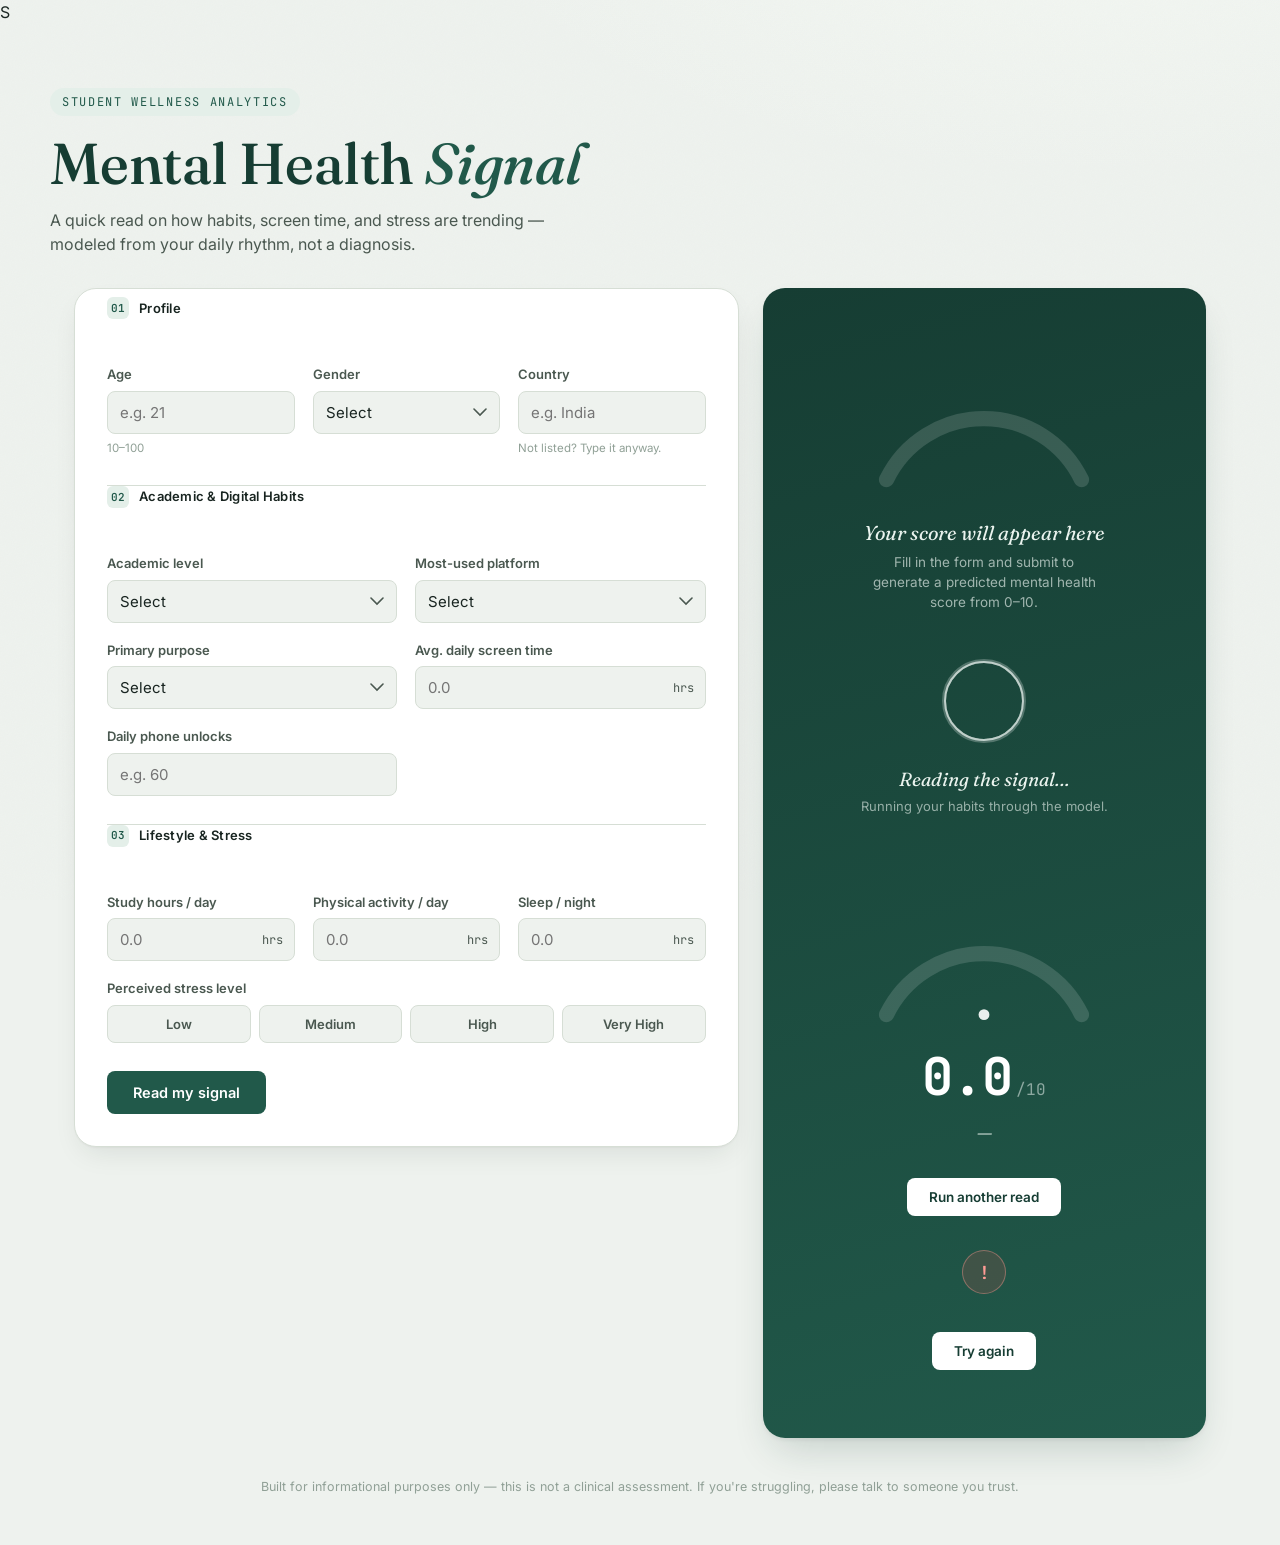
<file: index.html>
<!DOCTYPE html>
<html lang="en">
<head>
<meta charset="UTF-8" />
<meta name="viewport" content="width=device-width, initial-scale=1.0" />
<title>Mental Health Signal — Student Wellness Analytics</title>
<link rel="preconnect" href="https://fonts.googleapis.com">
<link rel="preconnect" href="https://fonts.gstatic.com" crossorigin>
<link href="https://fonts.googleapis.com/css2?family=Fraunces:ital,opsz,wght@0,9..144,400;0,9..144,500;0,9..144,600;1,9..144,500&family=Inter:wght@400;500;600;700&family=JetBrains+Mono:wght@400;500;700&display=swap" rel="stylesheet">
<link rel="stylesheet" href="style.css" />
</head>S
<body>

<div class="noise-overlay" aria-hidden="true"></div>

<header class="site-header">
  <div class="header-inner">
    <span class="eyebrow">Student Wellness Analytics</span>
    <h1 class="title">Mental Health <em>Signal</em></h1>
    <p class="subtitle">A quick read on how habits, screen time, and stress are trending — modeled from your daily rhythm, not a diagnosis.</p>
  </div>
</header>

<main class="layout">

  <!-- FORM PANEL -->
  <section class="panel form-panel" aria-labelledby="form-heading">
    <form id="predict-form" novalidate>

      <fieldset class="group">
        <legend><span class="legend-index">01</span> Profile</legend>
        <div class="grid grid-3">
          <div class="field">
            <label for="age">Age</label>
            <input type="number" id="age" name="age" min="10" max="100" step="1" required placeholder="e.g. 21" />
            <span class="hint">10–100</span>
            <span class="error-msg" data-for="age"></span>
          </div>
          <div class="field">
            <label for="gender">Gender</label>
            <select id="gender" name="gender" required>
              <option value="" disabled selected hidden>Select</option>
              <option value="Male">Male</option>
              <option value="Female">Female</option>
            </select>
            <span class="error-msg" data-for="gender"></span>
          </div>
          <div class="field">
            <label for="country">Country</label>
            <input type="text" id="country" name="country" list="country-list" required placeholder="e.g. India" autocomplete="off" />
            <datalist id="country-list">
              <option value="India"></option>
              <option value="USA"></option>
              <option value="Canada"></option>
              <option value="Australia"></option>
              <option value="UK"></option>
              <option value="Germany"></option>
              <option value="Mexico"></option>
              <option value="Turkey"></option>
              <option value="France"></option>
            </datalist>
            <span class="hint">Not listed? Type it anyway.</span>
            <span class="error-msg" data-for="country"></span>
          </div>
        </div>
      </fieldset>

      <fieldset class="group">
        <legend><span class="legend-index">02</span> Academic &amp; Digital Habits</legend>
        <div class="grid grid-2">
          <div class="field">
            <label for="academic_level">Academic level</label>
            <select id="academic_level" name="academic_level" required>
              <option value="" disabled selected hidden>Select</option>
              <option value="High School">High School</option>
              <option value="Undergraduate">Undergraduate</option>
              <option value="Graduate">Graduate</option>
            </select>
            <span class="error-msg" data-for="academic_level"></span>
          </div>
          <div class="field">
            <label for="most_used_platform">Most-used platform</label>
            <select id="most_used_platform" name="most_used_platform" required>
              <option value="" disabled selected hidden>Select</option>
              <option value="Facebook">Facebook</option>
              <option value="Instagram">Instagram</option>
              <option value="Snapchat">Snapchat</option>
              <option value="Twitter">Twitter</option>
              <option value="YouTube">YouTube</option>
              <option value="TikTok">TikTok</option>
              <option value="LinkedIn">LinkedIn</option>
              <option value="LINE">LINE</option>
              <option value="KakaoTalk">KakaoTalk</option>
              <option value="VKontakte">VKontakte</option>
              <option value="WhatsApp">WhatsApp</option>
              <option value="WeChat">WeChat</option>
            </select>
            <span class="error-msg" data-for="most_used_platform"></span>
          </div>
          <div class="field">
            <label for="purpose_of_use">Primary purpose</label>
            <select id="purpose_of_use" name="purpose_of_use" required>
              <option value="" disabled selected hidden>Select</option>
              <option value="Networking">Networking</option>
              <option value="Education">Education</option>
              <option value="Entertainment">Entertainment</option>
              <option value="News">News</option>
            </select>
            <span class="error-msg" data-for="purpose_of_use"></span>
          </div>
          <div class="field">
            <label for="avg_daily_usage_hours">Avg. daily screen time</label>
            <div class="unit-input">
              <input type="number" id="avg_daily_usage_hours" name="avg_daily_usage_hours" min="0" max="24" step="0.1" required placeholder="0.0" />
              <span class="unit">hrs</span>
            </div>
            <span class="error-msg" data-for="avg_daily_usage_hours"></span>
          </div>
          <div class="field">
            <label for="daily_unlocks">Daily phone unlocks</label>
            <input type="number" id="daily_unlocks" name="daily_unlocks" min="0" step="1" required placeholder="e.g. 60" />
            <span class="error-msg" data-for="daily_unlocks"></span>
          </div>
        </div>
      </fieldset>

      <fieldset class="group">
        <legend><span class="legend-index">03</span> Lifestyle &amp; Stress</legend>
        <div class="grid grid-3">
          <div class="field">
            <label for="study_hours">Study hours / day</label>
            <div class="unit-input">
              <input type="number" id="study_hours" name="study_hours" min="0" max="24" step="0.1" required placeholder="0.0" />
              <span class="unit">hrs</span>
            </div>
            <span class="error-msg" data-for="study_hours"></span>
          </div>
          <div class="field">
            <label for="physical_activity_hours">Physical activity / day</label>
            <div class="unit-input">
              <input type="number" id="physical_activity_hours" name="physical_activity_hours" min="0" max="24" step="0.1" required placeholder="0.0" />
              <span class="unit">hrs</span>
            </div>
            <span class="error-msg" data-for="physical_activity_hours"></span>
          </div>
          <div class="field">
            <label for="sleep_hours_per_night">Sleep / night</label>
            <div class="unit-input">
              <input type="number" id="sleep_hours_per_night" name="sleep_hours_per_night" min="0" max="24" step="0.1" required placeholder="0.0" />
              <span class="unit">hrs</span>
            </div>
            <span class="error-msg" data-for="sleep_hours_per_night"></span>
          </div>
          <div class="field field-span">
            <label for="stress_level">Perceived stress level</label>
            <div class="segmented" id="stress_level_group" data-name="stress_level">
              <button type="button" class="seg-btn" data-value="Low">Low</button>
              <button type="button" class="seg-btn" data-value="Medium">Medium</button>
              <button type="button" class="seg-btn" data-value="High">High</button>
              <button type="button" class="seg-btn" data-value="Very High">Very High</button>
            </div>
            <input type="hidden" id="stress_level" name="stress_level" required />
            <span class="error-msg" data-for="stress_level"></span>
          </div>
        </div>
      </fieldset>

      <div class="form-footer">
        <button type="submit" class="submit-btn" id="submit-btn">
          <span class="btn-label">Read my signal</span>
          <span class="btn-spinner" aria-hidden="true"></span>
        </button>
      </div>
    </form>
  </section>

  <!-- RESULT PANEL -->
  <aside class="panel result-panel" aria-live="polite">
    <div class="result-inner" id="result-inner">

      <div class="state state-idle" id="state-idle">
        <svg class="gauge gauge-idle" viewBox="0 0 240 160" aria-hidden="true">
          <path class="gauge-track" d="M 30 140 A 100 100 0 0 1 210 140" />
          <g class="gauge-ticks"></g>
        </svg>
        <p class="idle-label">Your score will appear here</p>
        <p class="idle-copy">Fill in the form and submit to generate a predicted mental health score from 0–10.</p>
      </div>

      <div class="state state-loading" id="state-loading" hidden>
        <div class="pulse-ring"></div>
        <p class="loading-label">Reading the signal…</p>
        <p class="loading-copy">Running your habits through the model.</p>
      </div>

      <div class="state state-result" id="state-result" hidden>
        <svg class="gauge gauge-result" viewBox="0 0 240 160" aria-hidden="true">
          <defs>
            <linearGradient id="gaugeGradient" x1="0%" y1="0%" x2="100%" y2="0%">
              <stop offset="0%" stop-color="#D9534F"/>
              <stop offset="45%" stop-color="#E3B341"/>
              <stop offset="100%" stop-color="#4C9A78"/>
            </linearGradient>
          </defs>
          <path class="gauge-track" d="M 30 140 A 100 100 0 0 1 210 140" />
          <path class="gauge-fill" id="gauge-fill" d="M 30 140 A 100 100 0 0 1 210 140" />
          <g class="gauge-ticks"></g>
          <circle class="gauge-needle-hub" cx="120" cy="140" r="5" />
        </svg>
        <div class="score-readout">
          <span class="score-number" id="score-number">0.0</span>
          <span class="score-max">/10</span>
        </div>
        <p class="score-band" id="score-band">—</p>
        <p class="score-context" id="score-context"></p>
        <button type="button" class="reset-btn" id="reset-btn">Run another read</button>
      </div>

      <div class="state state-error" id="state-error" hidden>
        <div class="error-icon" aria-hidden="true">!</div>
        <p class="error-copy" id="error-copy"></p>
        <button type="button" class="reset-btn" id="error-retry-btn">Try again</button>
      </div>

    </div>
  </aside>

</main>

<footer class="site-footer">
  <p>Built for informational purposes only — this is not a clinical assessment. If you're struggling, please talk to someone you trust.</p>
</footer>

<script src="script.js"></script>
</body>
</html>
</file>
<file: style.css>
/* =========================================================
   TOKENS
   ========================================================= */
:root {
  --ink:        #182420;
  --ink-soft:   #4A5850;
  --paper:      #EEF2EE;
  --paper-deep: #E2E8E1;
  --surface:    #FFFFFF;
  --line:       #D6DED5;

  --pine:       #21594A;
  --pine-deep:  #163D33;
  --pine-tint:  #E4EFE9;

  --amber:      #E3B341;
  --coral:      #D9534F;
  --sage:       #4C9A78;

  --font-display: 'Fraunces', Georgia, serif;
  --font-body:    'Inter', -apple-system, sans-serif;
  --font-mono:    'JetBrains Mono', 'SFMono-Regular', monospace;

  --radius-sm: 8px;
  --radius-md: 14px;
  --radius-lg: 22px;

  --shadow-card: 0 1px 2px rgba(24,36,32,0.04), 0 12px 28px -8px rgba(24,36,32,0.10);
  --shadow-lift: 0 2px 4px rgba(24,36,32,0.06), 0 20px 40px -12px rgba(22,61,51,0.20);
}

* { box-sizing: border-box; }

html { -webkit-font-smoothing: antialiased; }

body {
  margin: 0;
  background:
    radial-gradient(1200px 600px at 85% -10%, #F4F8F3 0%, transparent 55%),
    var(--paper);
  color: var(--ink);
  font-family: var(--font-body);
  line-height: 1.5;
  position: relative;
}

.noise-overlay {
  position: fixed;
  inset: 0;
  pointer-events: none;
  z-index: 0;
  opacity: 0.025;
  background-image: url("data:image/svg+xml,%3Csvg xmlns='http://www.w3.org/2000/svg' width='90' height='90'%3E%3Cfilter id='n'%3E%3CfeTurbulence type='fractalNoise' baseFrequency='0.9' numOctaves='2' stitchTiles='stitch'/%3E%3C/filter%3E%3Crect width='100%25' height='100%25' filter='url(%23n)'/%3E%3C/svg%3E");
}

/* =========================================================
   HEADER
   ========================================================= */
.site-header {
  padding: 64px 24px 32px;
  position: relative;
  z-index: 1;
}

.header-inner {
  max-width: 1180px;
  margin: 0 auto;
}

.eyebrow {
  display: inline-block;
  font-family: var(--font-mono);
  font-size: 12px;
  letter-spacing: 0.14em;
  text-transform: uppercase;
  color: var(--pine);
  background: var(--pine-tint);
  padding: 5px 12px;
  border-radius: 100px;
  margin-bottom: 18px;
}

.title {
  font-family: var(--font-display);
  font-weight: 500;
  font-size: clamp(2.4rem, 5vw, 3.6rem);
  line-height: 1.05;
  margin: 0 0 14px;
  letter-spacing: -0.01em;
  color: var(--pine-deep);
}

.title em {
  font-style: italic;
  font-weight: 500;
  color: var(--pine);
}

.subtitle {
  max-width: 560px;
  font-size: 16px;
  color: var(--ink-soft);
  margin: 0;
}

/* =========================================================
   LAYOUT
   ========================================================= */
.layout {
  max-width: 1180px;
  margin: 0 auto;
  padding: 0 24px 40px;
  display: grid;
  grid-template-columns: 1.5fr 1fr;
  gap: 24px;
  align-items: start;
  position: relative;
  z-index: 1;
}

.panel {
  background: var(--surface);
  border-radius: var(--radius-lg);
  border: 1px solid var(--line);
  box-shadow: var(--shadow-card);
}

.form-panel { padding: 8px 32px 32px; }

.result-panel {
  position: sticky;
  top: 24px;
  min-height: 520px;
  background: linear-gradient(165deg, var(--pine-deep) 0%, var(--pine) 100%);
  border: none;
  box-shadow: var(--shadow-lift);
  display: flex;
  color: #EAF3EE;
}

/* =========================================================
   FORM
   ========================================================= */
fieldset.group {
  border: none;
  margin: 0;
  padding: 28px 0;
  border-bottom: 1px solid var(--line);
}
fieldset.group:last-of-type { border-bottom: none; padding-bottom: 8px; }

legend {
  font-family: var(--font-body);
  font-weight: 600;
  font-size: 13px;
  letter-spacing: 0.02em;
  color: var(--ink);
  display: flex;
  align-items: center;
  gap: 10px;
  padding: 0;
  margin-bottom: 18px;
}

.legend-index {
  font-family: var(--font-mono);
  font-size: 11px;
  color: var(--pine);
  background: var(--pine-tint);
  width: 22px;
  height: 22px;
  border-radius: 6px;
  display: inline-flex;
  align-items: center;
  justify-content: center;
}

.grid {
  display: grid;
  gap: 18px;
}
.grid-2 { grid-template-columns: repeat(2, 1fr); }
.grid-3 { grid-template-columns: repeat(3, 1fr); }

.field { display: flex; flex-direction: column; gap: 6px; position: relative; }
.field-span { grid-column: 1 / -1; }

label {
  font-size: 13px;
  font-weight: 600;
  color: var(--ink-soft);
}

input[type="text"],
input[type="number"],
select {
  font-family: var(--font-body);
  font-size: 15px;
  color: var(--ink);
  background: var(--paper);
  border: 1.5px solid var(--line);
  border-radius: var(--radius-sm);
  padding: 11px 12px;
  width: 100%;
  transition: border-color 0.15s ease, background 0.15s ease, box-shadow 0.15s ease;
  appearance: none;
}

select {
  background-image: url("data:image/svg+xml,%3Csvg xmlns='http://www.w3.org/2000/svg' width='14' height='9'%3E%3Cpath d='M1 1l6 6 6-6' stroke='%234A5850' stroke-width='1.6' fill='none' stroke-linecap='round'/%3E%3C/svg%3E");
  background-repeat: no-repeat;
  background-position: right 12px center;
  padding-right: 34px;
  cursor: pointer;
}

input:hover, select:hover { border-color: #B9C6B7; }

input:focus, select:focus {
  outline: none;
  border-color: var(--pine);
  background: var(--surface);
  box-shadow: 0 0 0 3px var(--pine-tint);
}

input:invalid:not(:placeholder-shown):not(:focus) {
  border-color: var(--coral);
}

.field.field-error input,
.field.field-error select {
  border-color: var(--coral);
  background: #FBEEEE;
}

.unit-input { position: relative; }
.unit-input input { padding-right: 44px; }
.unit-input .unit {
  position: absolute;
  right: 12px;
  top: 50%;
  transform: translateY(-50%);
  font-family: var(--font-mono);
  font-size: 12px;
  color: var(--ink-soft);
  pointer-events: none;
}

.hint {
  font-size: 11.5px;
  color: #90A096;
}

.error-msg {
  font-size: 12px;
  color: var(--coral);
  min-height: 0;
  display: none;
}
.field.field-error .error-msg { display: block; }

/* segmented control for stress level */
.segmented {
  display: grid;
  grid-template-columns: repeat(4, 1fr);
  gap: 8px;
}

.seg-btn {
  font-family: var(--font-body);
  font-size: 13px;
  font-weight: 600;
  color: var(--ink-soft);
  background: var(--paper);
  border: 1.5px solid var(--line);
  border-radius: var(--radius-sm);
  padding: 10px 8px;
  cursor: pointer;
  transition: all 0.15s ease;
}
.seg-btn:hover { border-color: #B9C6B7; color: var(--ink); }
.seg-btn.active {
  background: var(--pine);
  border-color: var(--pine);
  color: #fff;
}
.seg-btn[data-value="Very High"].active { background: var(--coral); border-color: var(--coral); }
.seg-btn[data-value="High"].active { background: #C97C3B; border-color: #C97C3B; }

/* footer / submit */
.form-footer {
  display: flex;
  align-items: center;
  justify-content: space-between;
  gap: 16px;
  padding-top: 20px;
}

.api-note {
  font-family: var(--font-mono);
  font-size: 11.5px;
  color: #90A096;
  margin: 0;
}
.api-note code {
  background: var(--paper-deep);
  padding: 2px 5px;
  border-radius: 4px;
}

.submit-btn {
  position: relative;
  font-family: var(--font-body);
  font-weight: 600;
  font-size: 14.5px;
  color: #fff;
  background: var(--pine);
  border: none;
  border-radius: var(--radius-sm);
  padding: 13px 26px;
  cursor: pointer;
  display: inline-flex;
  align-items: center;
  gap: 10px;
  transition: background 0.15s ease, transform 0.1s ease;
  white-space: nowrap;
}
.submit-btn:hover { background: var(--pine-deep); }
.submit-btn:active { transform: scale(0.98); }
.submit-btn:disabled { opacity: 0.75; cursor: progress; }

.btn-spinner {
  display: none;
  width: 14px;
  height: 14px;
  border-radius: 50%;
  border: 2px solid rgba(255,255,255,0.35);
  border-top-color: #fff;
  animation: spin 0.7s linear infinite;
}
.submit-btn.loading .btn-label { opacity: 0.85; }
.submit-btn.loading .btn-spinner { display: inline-block; }

@keyframes spin { to { transform: rotate(360deg); } }

/* =========================================================
   RESULT PANEL
   ========================================================= */
.result-inner {
  width: 100%;
  padding: 40px 32px;
  display: flex;
  flex-direction: column;
  align-items: center;
  text-align: center;
  gap: 6px;
}

.state { width: 100%; display: flex; flex-direction: column; align-items: center; }

/* gauge */
.gauge { width: 100%; max-width: 260px; overflow: visible; margin-bottom: 8px; }
.gauge-track {
  fill: none;
  stroke: rgba(255,255,255,0.14);
  stroke-width: 14;
  stroke-linecap: round;
}
.gauge-fill {
  fill: none;
  stroke: url(#gaugeGradient);
  stroke-width: 14;
  stroke-linecap: round;
  stroke-dasharray: 314;
  stroke-dashoffset: 314;
  transition: stroke-dashoffset 1.1s cubic-bezier(0.22, 1, 0.36, 1);
}
.gauge-needle-hub { fill: #fff; opacity: 0.9; }
.gauge-ticks line { stroke: rgba(255,255,255,0.3); stroke-width: 1.5; }

.idle-label {
  font-family: var(--font-display);
  font-size: 20px;
  font-style: italic;
  color: #EAF3EE;
  margin: 8px 0 4px;
}
.idle-copy {
  font-size: 13.5px;
  color: rgba(234,243,238,0.65);
  max-width: 230px;
  margin: 0;
}

/* loading */
.state-loading { padding: 40px 0; }
.pulse-ring {
  width: 84px;
  height: 84px;
  border-radius: 50%;
  border: 2px solid rgba(255,255,255,0.25);
  position: relative;
  margin-bottom: 22px;
}
.pulse-ring::before, .pulse-ring::after {
  content: "";
  position: absolute;
  inset: 0;
  border-radius: 50%;
  border: 2px solid rgba(234,243,238,0.55);
  animation: pulse-out 1.8s ease-out infinite;
}
.pulse-ring::after { animation-delay: 0.6s; }
@keyframes pulse-out {
  0% { transform: scale(0.6); opacity: 0.9; }
  100% { transform: scale(1.9); opacity: 0; }
}
.loading-label {
  font-family: var(--font-display);
  font-style: italic;
  font-size: 19px;
  margin: 0 0 4px;
}
.loading-copy { font-size: 13px; color: rgba(234,243,238,0.6); margin: 0; }

/* result */
.score-readout {
  display: flex;
  align-items: baseline;
  gap: 4px;
  margin-top: -6px;
}
.score-number {
  font-family: var(--font-mono);
  font-weight: 700;
  font-size: 52px;
  color: #fff;
  letter-spacing: -0.02em;
}
.score-max { font-family: var(--font-mono); font-size: 16px; color: rgba(234,243,238,0.55); }

.score-band {
  font-family: var(--font-display);
  font-style: italic;
  font-size: 19px;
  margin: 2px 0 10px;
}
.score-context {
  font-size: 13px;
  color: rgba(234,243,238,0.7);
  max-width: 250px;
  margin: 0 0 22px;
}

.reset-btn {
  font-family: var(--font-body);
  font-weight: 600;
  font-size: 13.5px;
  color: var(--pine-deep);
  background: #fff;
  border: none;
  border-radius: var(--radius-sm);
  padding: 11px 22px;
  cursor: pointer;
  transition: transform 0.1s ease, box-shadow 0.15s ease;
}
.reset-btn:hover { box-shadow: 0 6px 16px rgba(0,0,0,0.18); }
.reset-btn:active { transform: scale(0.98); }

/* error state */
.state-error { padding: 28px 0; }
.error-icon {
  width: 44px;
  height: 44px;
  border-radius: 50%;
  background: rgba(217,83,79,0.18);
  color: #FF9B95;
  border: 1.5px solid rgba(255,155,149,0.4);
  display: flex;
  align-items: center;
  justify-content: center;
  font-family: var(--font-mono);
  font-weight: 700;
  font-size: 18px;
  margin-bottom: 16px;
}
.error-label {
  font-family: var(--font-display);
  font-style: italic;
  font-size: 19px;
  margin: 0 0 6px;
}
.error-copy {
  font-size: 13px;
  color: rgba(234,243,238,0.7);
  max-width: 250px;
  margin: 0 0 22px;
}

/* =========================================================
   FOOTER
   ========================================================= */
.site-footer {
  max-width: 1180px;
  margin: 0 auto;
  padding: 0 24px 48px;
  position: relative;
  z-index: 1;
}
.site-footer p {
  font-size: 12.5px;
  color: #90A096;
  text-align: center;
  margin: 0;
}

/* =========================================================
   RESPONSIVE
   ========================================================= */
@media (max-width: 920px) {
  .layout { grid-template-columns: 1fr; }
  .result-panel { position: static; min-height: 420px; }
  .grid-3 { grid-template-columns: repeat(2, 1fr); }
}

@media (max-width: 560px) {
  .site-header { padding: 44px 16px 24px; }
  .layout { padding: 0 16px 32px; gap: 16px; }
  .form-panel { padding: 4px 20px 24px; }
  .grid-2, .grid-3 { grid-template-columns: 1fr; }
  .segmented { grid-template-columns: repeat(2, 1fr); }
  .form-footer { flex-direction: column; align-items: stretch; gap: 14px; }
  .submit-btn { justify-content: center; }
  .api-note { text-align: center; }
}

@media (prefers-reduced-motion: reduce) {
  * { animation-duration: 0.001ms !important; transition-duration: 0.001ms !important; }
}
</file>
